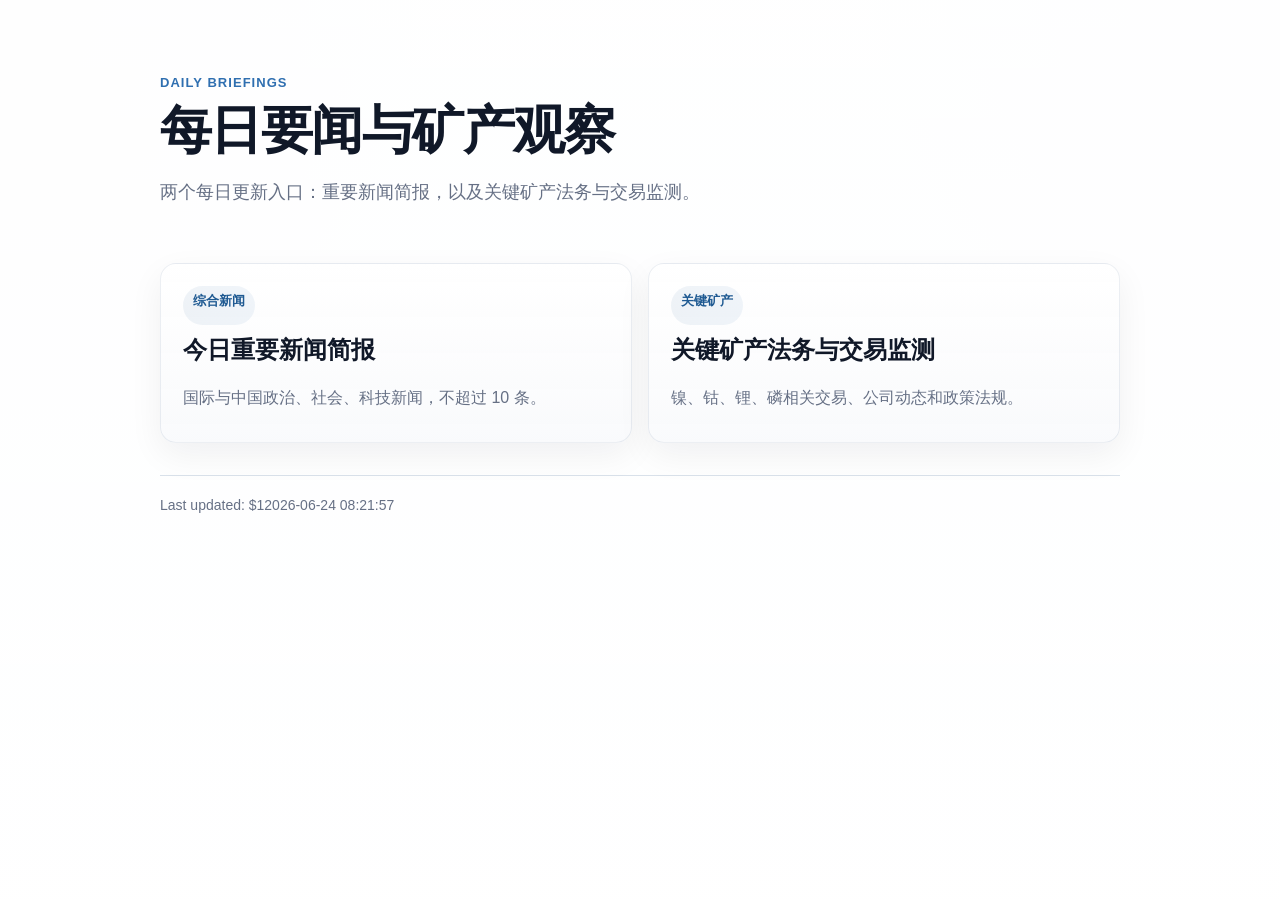
<file: index.html>
﻿<!doctype html>
<html lang="zh-CN">
<head>
  <meta charset="utf-8">
  <meta name="viewport" content="width=device-width, initial-scale=1">
  <title>每日要闻与矿产观察</title>
  <link rel="stylesheet" href="styles.css">
</head>
<body>
  <main class="page">
    <header class="hero">
      <p class="eyebrow">Daily Briefings</p>
      <h1>每日要闻与矿产观察</h1>
      <p class="subtitle">两个每日更新入口：重要新闻简报，以及关键矿产法务与交易监测。</p>
    </header>

    <section class="link-grid" aria-label="每日简报入口">
      <a class="brief-link" href="news.html">
        <span class="tag">综合新闻</span>
        <strong>今日重要新闻简报</strong>
        <span>国际与中国政治、社会、科技新闻，不超过 10 条。</span>
      </a>

      <a class="brief-link" href="minerals.html">
        <span class="tag">关键矿产</span>
        <strong>关键矿产法务与交易监测</strong>
        <span>镍、钴、锂、磷相关交易、公司动态和政策法规。</span>
      </a>
    </section>

    <footer class="footer">
      <span>Last updated: $12026-06-24 08:21:57</time></span>
    </footer>
  </main>
</body>
</html>
</file>
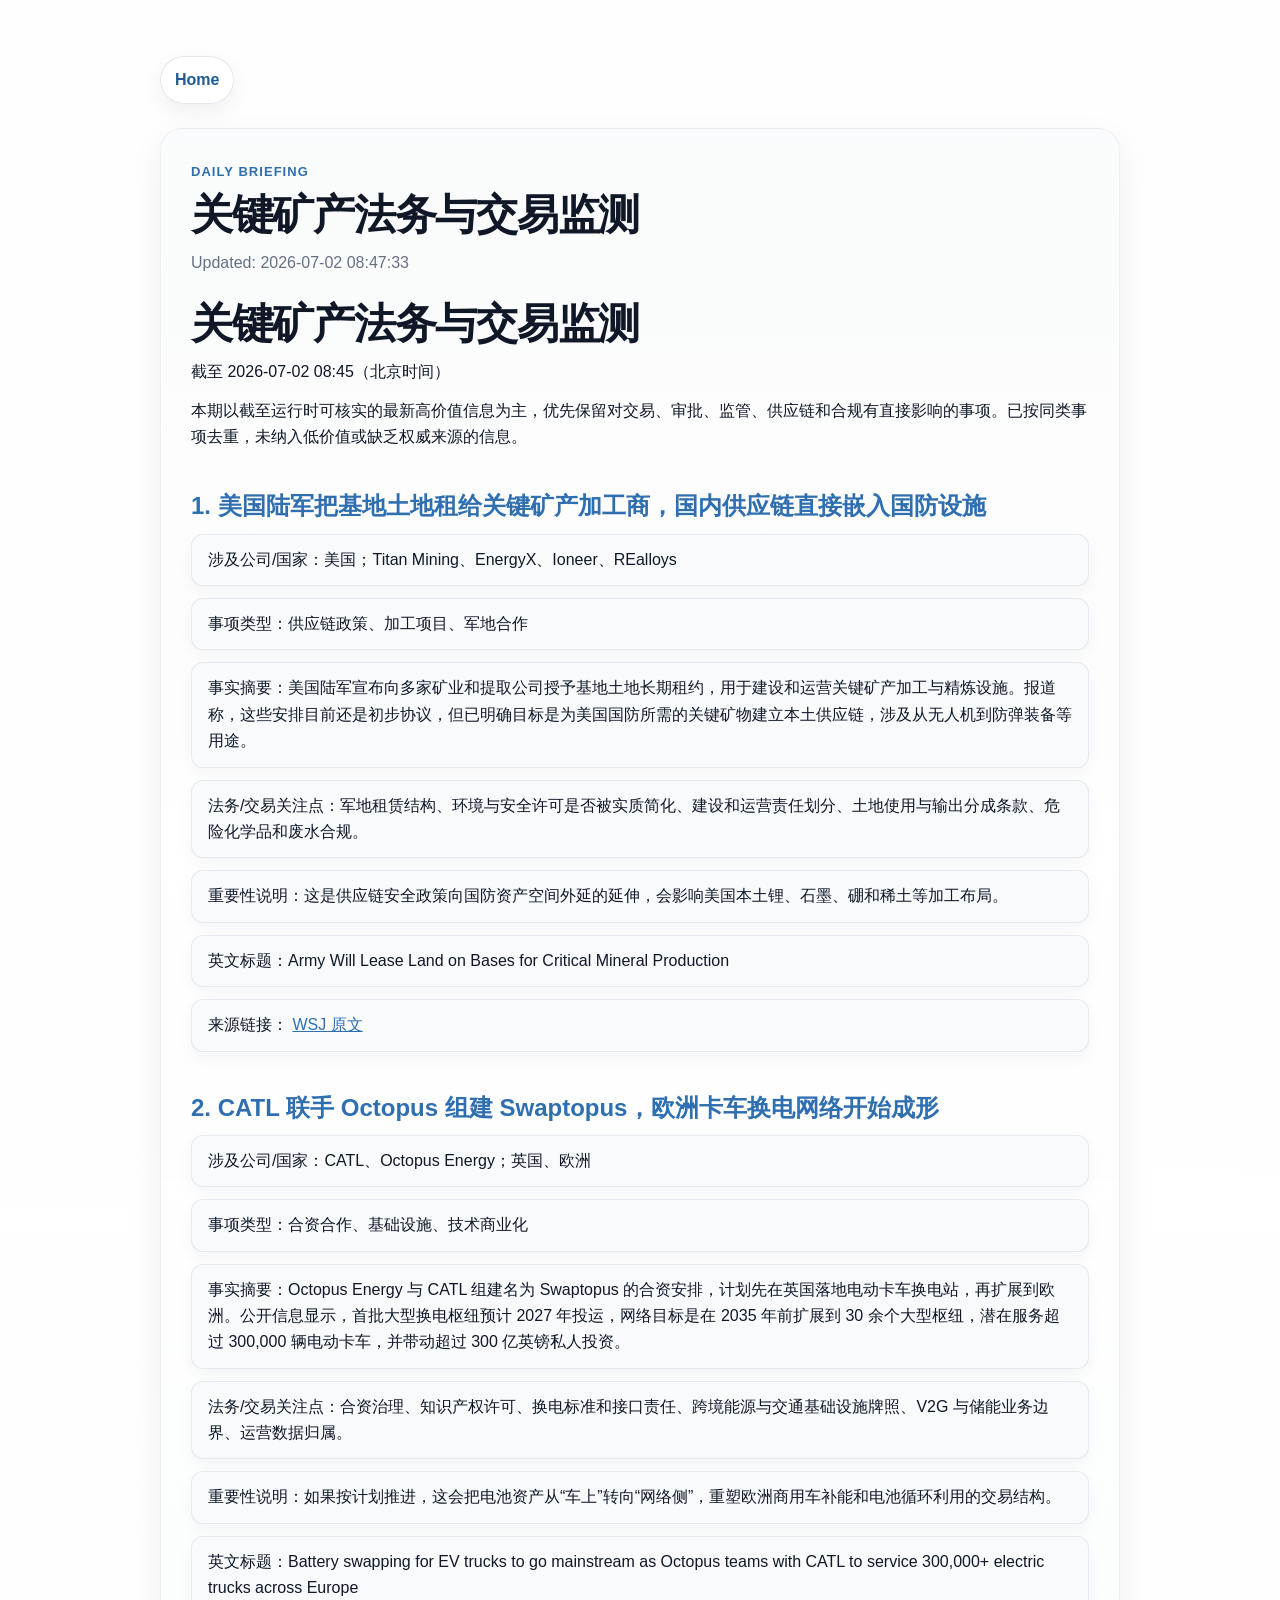
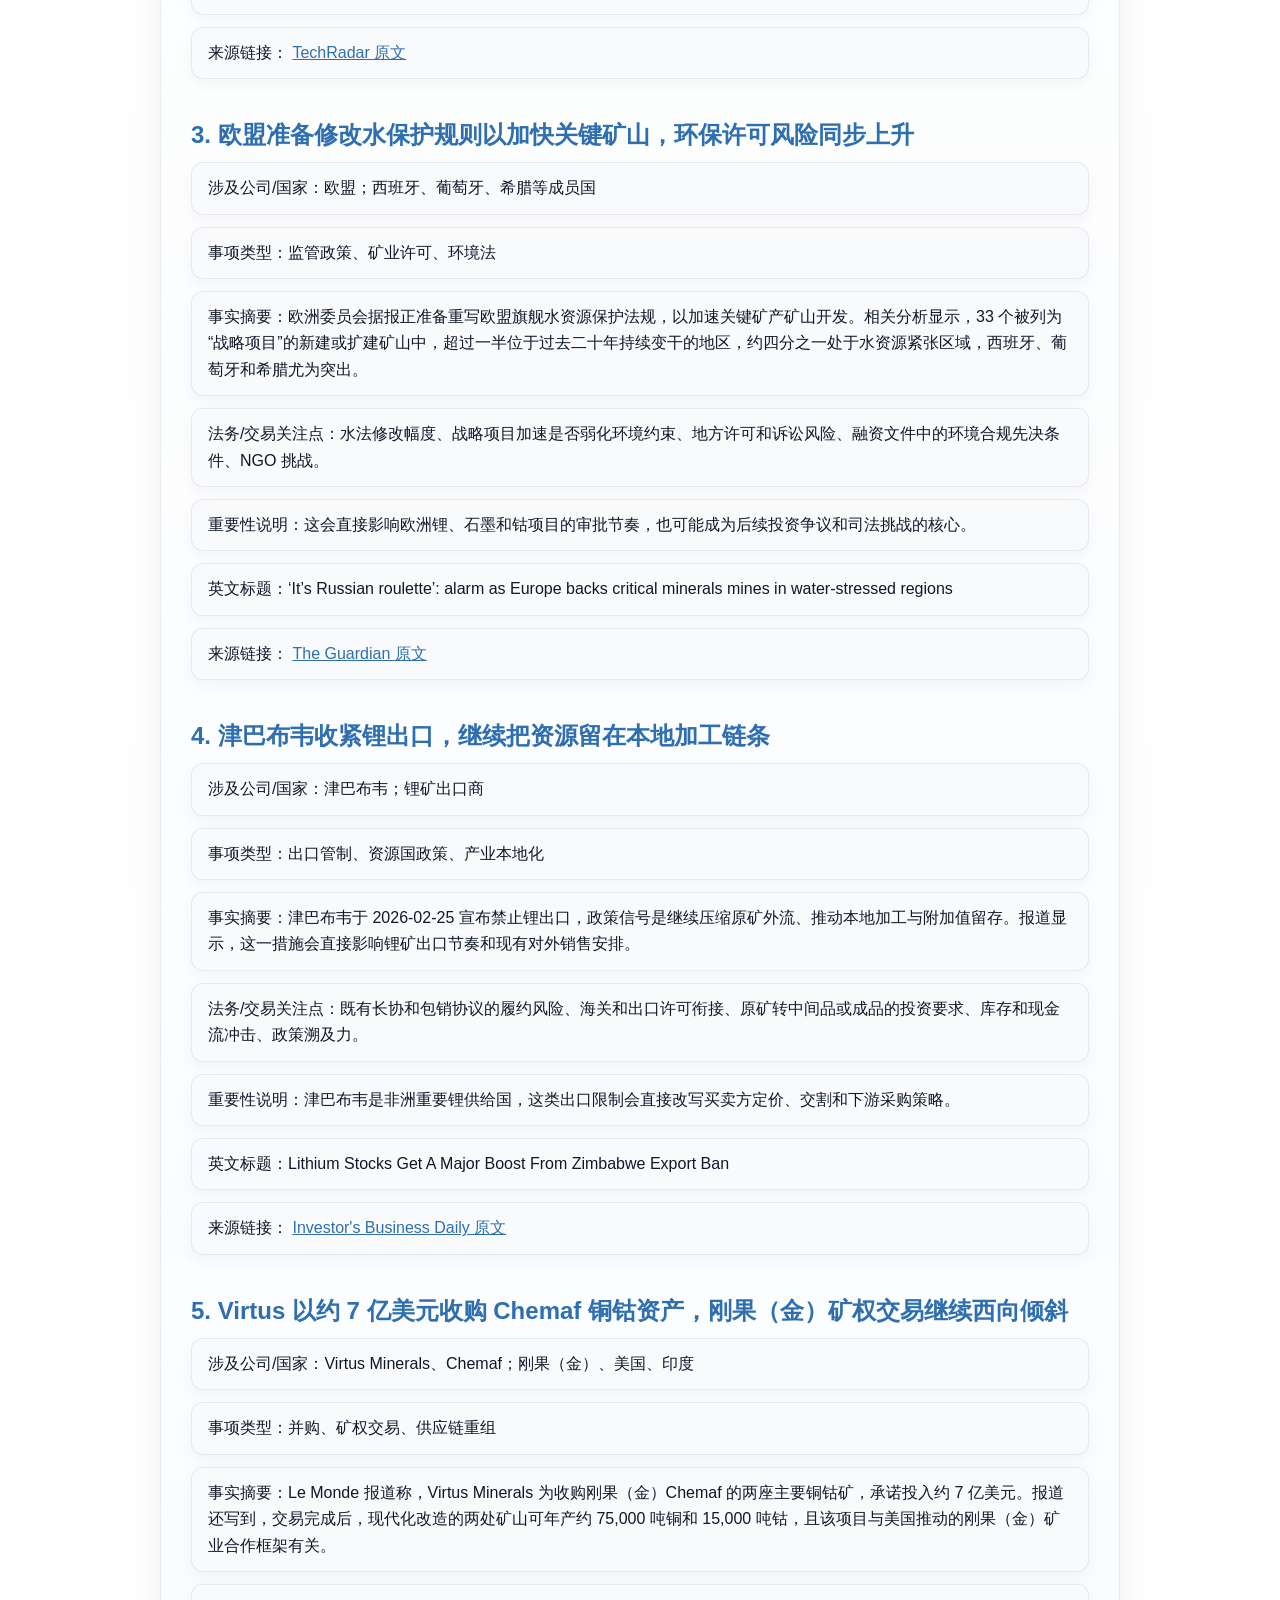
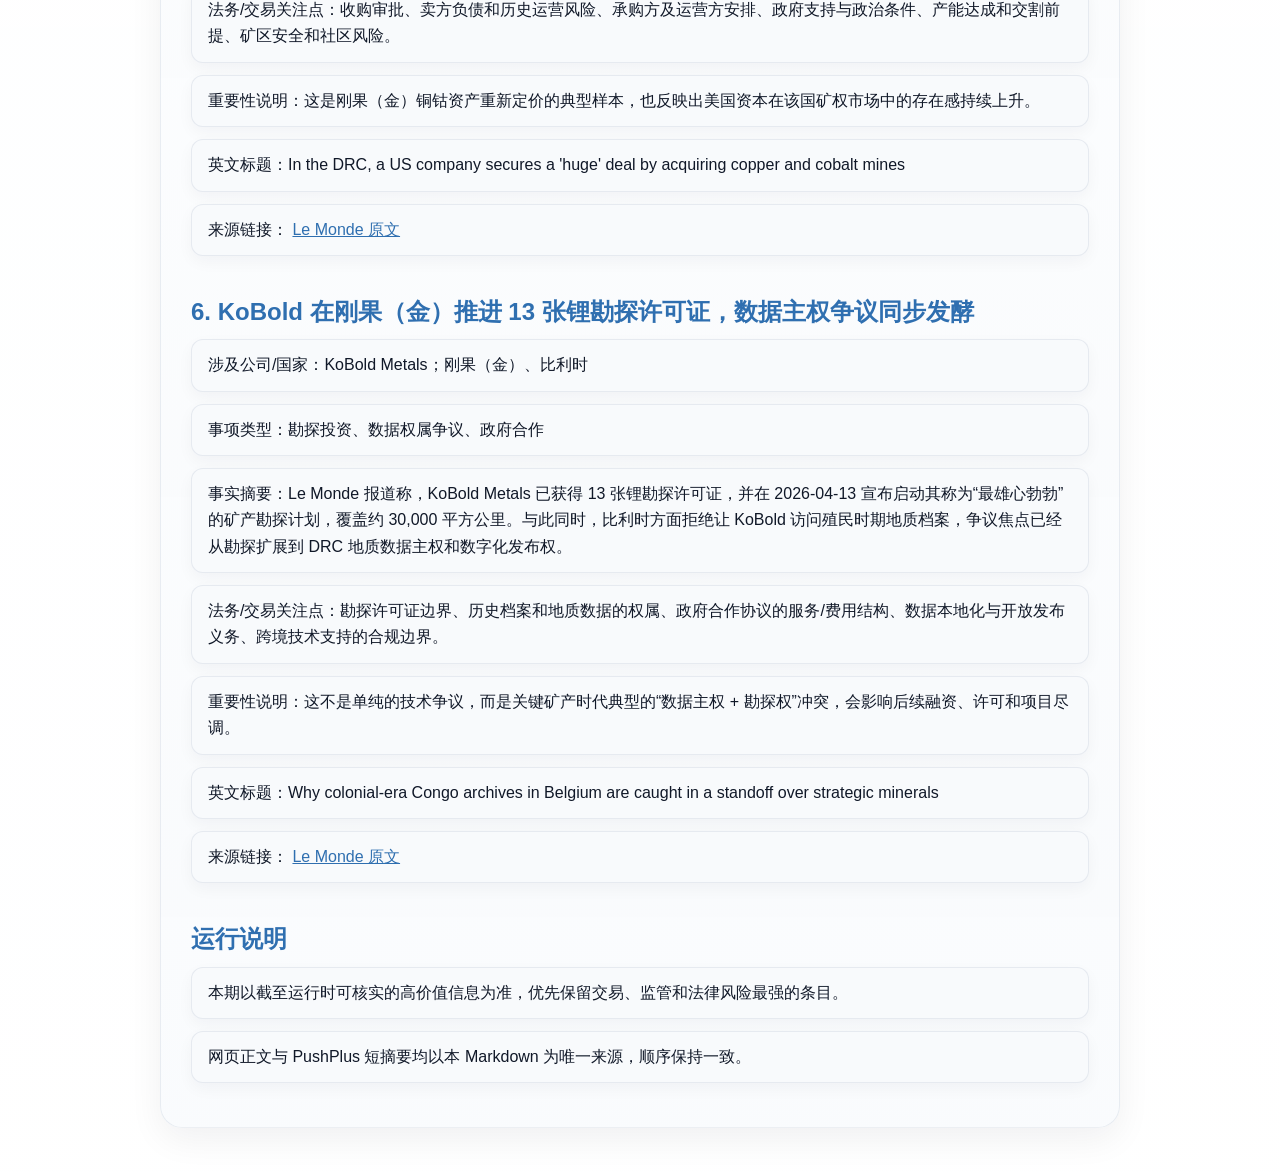
<file: minerals.html>
﻿<!doctype html>
<html lang="zh-CN">
<head>
  <meta charset="utf-8">
  <meta name="viewport" content="width=device-width, initial-scale=1">
  <title>关键矿产法务与交易监测</title>
  <link rel="stylesheet" href="styles.css">
</head>
<body>
  <main class="page article-page">
    <nav class="top-nav"><a href="index.html">Home</a></nav>
    <article class="article">
      <p class="eyebrow">Daily Briefing</p>
      <h1>关键矿产法务与交易监测</h1>
      <p class="meta">Updated: 2026-07-02 08:47:33</p>
      <div class="briefing-body">
<h1>关键矿产法务与交易监测</h1>
<p>截至 2026-07-02 08:45（北京时间）</p>
<p>本期以截至运行时可核实的最新高价值信息为主，优先保留对交易、审批、监管、供应链和合规有直接影响的事项。已按同类事项去重，未纳入低价值或缺乏权威来源的信息。</p>
<h2>1. 美国陆军把基地土地租给关键矿产加工商，国内供应链直接嵌入国防设施</h2>
<p class="bullet">涉及公司/国家：美国；Titan Mining、EnergyX、Ioneer、REalloys</p>
<p class="bullet">事项类型：供应链政策、加工项目、军地合作</p>
<p class="bullet">事实摘要：美国陆军宣布向多家矿业和提取公司授予基地土地长期租约，用于建设和运营关键矿产加工与精炼设施。报道称，这些安排目前还是初步协议，但已明确目标是为美国国防所需的关键矿物建立本土供应链，涉及从无人机到防弹装备等用途。</p>
<p class="bullet">法务/交易关注点：军地租赁结构、环境与安全许可是否被实质简化、建设和运营责任划分、土地使用与输出分成条款、危险化学品和废水合规。</p>
<p class="bullet">重要性说明：这是供应链安全政策向国防资产空间外延的延伸，会影响美国本土锂、石墨、硼和稀土等加工布局。</p>
<p class="bullet">英文标题：Army Will Lease Land on Bases for Critical Mineral Production</p>
<p class="bullet">来源链接： <a href="https://www.wsj.com/politics/national-security/army-will-lease-land-on-bases-for-critical-mineral-production-e714d576">WSJ 原文</a></p>
<h2>2. CATL 联手 Octopus 组建 Swaptopus，欧洲卡车换电网络开始成形</h2>
<p class="bullet">涉及公司/国家：CATL、Octopus Energy；英国、欧洲</p>
<p class="bullet">事项类型：合资合作、基础设施、技术商业化</p>
<p class="bullet">事实摘要：Octopus Energy 与 CATL 组建名为 Swaptopus 的合资安排，计划先在英国落地电动卡车换电站，再扩展到欧洲。公开信息显示，首批大型换电枢纽预计 2027 年投运，网络目标是在 2035 年前扩展到 30 余个大型枢纽，潜在服务超过 300,000 辆电动卡车，并带动超过 300 亿英镑私人投资。</p>
<p class="bullet">法务/交易关注点：合资治理、知识产权许可、换电标准和接口责任、跨境能源与交通基础设施牌照、V2G 与储能业务边界、运营数据归属。</p>
<p class="bullet">重要性说明：如果按计划推进，这会把电池资产从“车上”转向“网络侧”，重塑欧洲商用车补能和电池循环利用的交易结构。</p>
<p class="bullet">英文标题：Battery swapping for EV trucks to go mainstream as Octopus teams with CATL to service 300,000+ electric trucks across Europe</p>
<p class="bullet">来源链接： <a href="https://www.techradar.com/pro/battery-swapping-for-ev-trucks-to-go-mainstream-as-octopus-teams-with-catl-to-service-300-000-electric-trucks-across-europe">TechRadar 原文</a></p>
<h2>3. 欧盟准备修改水保护规则以加快关键矿山，环保许可风险同步上升</h2>
<p class="bullet">涉及公司/国家：欧盟；西班牙、葡萄牙、希腊等成员国</p>
<p class="bullet">事项类型：监管政策、矿业许可、环境法</p>
<p class="bullet">事实摘要：欧洲委员会据报正准备重写欧盟旗舰水资源保护法规，以加速关键矿产矿山开发。相关分析显示，33 个被列为“战略项目”的新建或扩建矿山中，超过一半位于过去二十年持续变干的地区，约四分之一处于水资源紧张区域，西班牙、葡萄牙和希腊尤为突出。</p>
<p class="bullet">法务/交易关注点：水法修改幅度、战略项目加速是否弱化环境约束、地方许可和诉讼风险、融资文件中的环境合规先决条件、NGO 挑战。</p>
<p class="bullet">重要性说明：这会直接影响欧洲锂、石墨和钴项目的审批节奏，也可能成为后续投资争议和司法挑战的核心。</p>
<p class="bullet">英文标题：‘It’s Russian roulette’: alarm as Europe backs critical minerals mines in water-stressed regions</p>
<p class="bullet">来源链接： <a href="https://www.theguardian.com/environment/2026/jun/20/europe-backs-critical-minerals-mines-water-stressed-regions">The Guardian 原文</a></p>
<h2>4. 津巴布韦收紧锂出口，继续把资源留在本地加工链条</h2>
<p class="bullet">涉及公司/国家：津巴布韦；锂矿出口商</p>
<p class="bullet">事项类型：出口管制、资源国政策、产业本地化</p>
<p class="bullet">事实摘要：津巴布韦于 2026-02-25 宣布禁止锂出口，政策信号是继续压缩原矿外流、推动本地加工与附加值留存。报道显示，这一措施会直接影响锂矿出口节奏和现有对外销售安排。</p>
<p class="bullet">法务/交易关注点：既有长协和包销协议的履约风险、海关和出口许可衔接、原矿转中间品或成品的投资要求、库存和现金流冲击、政策溯及力。</p>
<p class="bullet">重要性说明：津巴布韦是非洲重要锂供给国，这类出口限制会直接改写买卖方定价、交割和下游采购策略。</p>
<p class="bullet">英文标题：Lithium Stocks Get A Major Boost From Zimbabwe Export Ban</p>
<p class="bullet">来源链接： <a href="https://www.investors.com/news/lithium-2/">Investor&#39;s Business Daily 原文</a></p>
<h2>5. Virtus 以约 7 亿美元收购 Chemaf 铜钴资产，刚果（金）矿权交易继续西向倾斜</h2>
<p class="bullet">涉及公司/国家：Virtus Minerals、Chemaf；刚果（金）、美国、印度</p>
<p class="bullet">事项类型：并购、矿权交易、供应链重组</p>
<p class="bullet">事实摘要：Le Monde 报道称，Virtus Minerals 为收购刚果（金）Chemaf 的两座主要铜钴矿，承诺投入约 7 亿美元。报道还写到，交易完成后，现代化改造的两处矿山可年产约 75,000 吨铜和 15,000 吨钴，且该项目与美国推动的刚果（金）矿业合作框架有关。</p>
<p class="bullet">法务/交易关注点：收购审批、卖方负债和历史运营风险、承购方及运营方安排、政府支持与政治条件、产能达成和交割前提、矿区安全和社区风险。</p>
<p class="bullet">重要性说明：这是刚果（金）铜钴资产重新定价的典型样本，也反映出美国资本在该国矿权市场中的存在感持续上升。</p>
<p class="bullet">英文标题：In the DRC, a US company secures a &#39;huge&#39; deal by acquiring copper and cobalt mines</p>
<p class="bullet">来源链接： <a href="https://www.lemonde.fr/en/le-monde-africa/article/2026/04/04/in-the-democratic-republic-of-congo-a-us-company-secures-a-huge-deal-by-acquiring-copper-and-cobalt-mines_6752101_124.html">Le Monde 原文</a></p>
<h2>6. KoBold 在刚果（金）推进 13 张锂勘探许可证，数据主权争议同步发酵</h2>
<p class="bullet">涉及公司/国家：KoBold Metals；刚果（金）、比利时</p>
<p class="bullet">事项类型：勘探投资、数据权属争议、政府合作</p>
<p class="bullet">事实摘要：Le Monde 报道称，KoBold Metals 已获得 13 张锂勘探许可证，并在 2026-04-13 宣布启动其称为“最雄心勃勃”的矿产勘探计划，覆盖约 30,000 平方公里。与此同时，比利时方面拒绝让 KoBold 访问殖民时期地质档案，争议焦点已经从勘探扩展到 DRC 地质数据主权和数字化发布权。</p>
<p class="bullet">法务/交易关注点：勘探许可证边界、历史档案和地质数据的权属、政府合作协议的服务/费用结构、数据本地化与开放发布义务、跨境技术支持的合规边界。</p>
<p class="bullet">重要性说明：这不是单纯的技术争议，而是关键矿产时代典型的“数据主权 + 勘探权”冲突，会影响后续融资、许可和项目尽调。</p>
<p class="bullet">英文标题：Why colonial-era Congo archives in Belgium are caught in a standoff over strategic minerals</p>
<p class="bullet">来源链接： <a href="https://www.lemonde.fr/en/economy/article/2026/04/22/why-colonial-era-congo-archives-in-belgium-are-caught-in-a-standoff-over-strategic-minerals_6752691_19.html">Le Monde 原文</a></p>
<h2>运行说明</h2>
<p class="bullet">本期以截至运行时可核实的高价值信息为准，优先保留交易、监管和法律风险最强的条目。</p>
<p class="bullet">网页正文与 PushPlus 短摘要均以本 Markdown 为唯一来源，顺序保持一致。</p>
      </div>
    </article>
  </main>
</body>
</html>
</file>
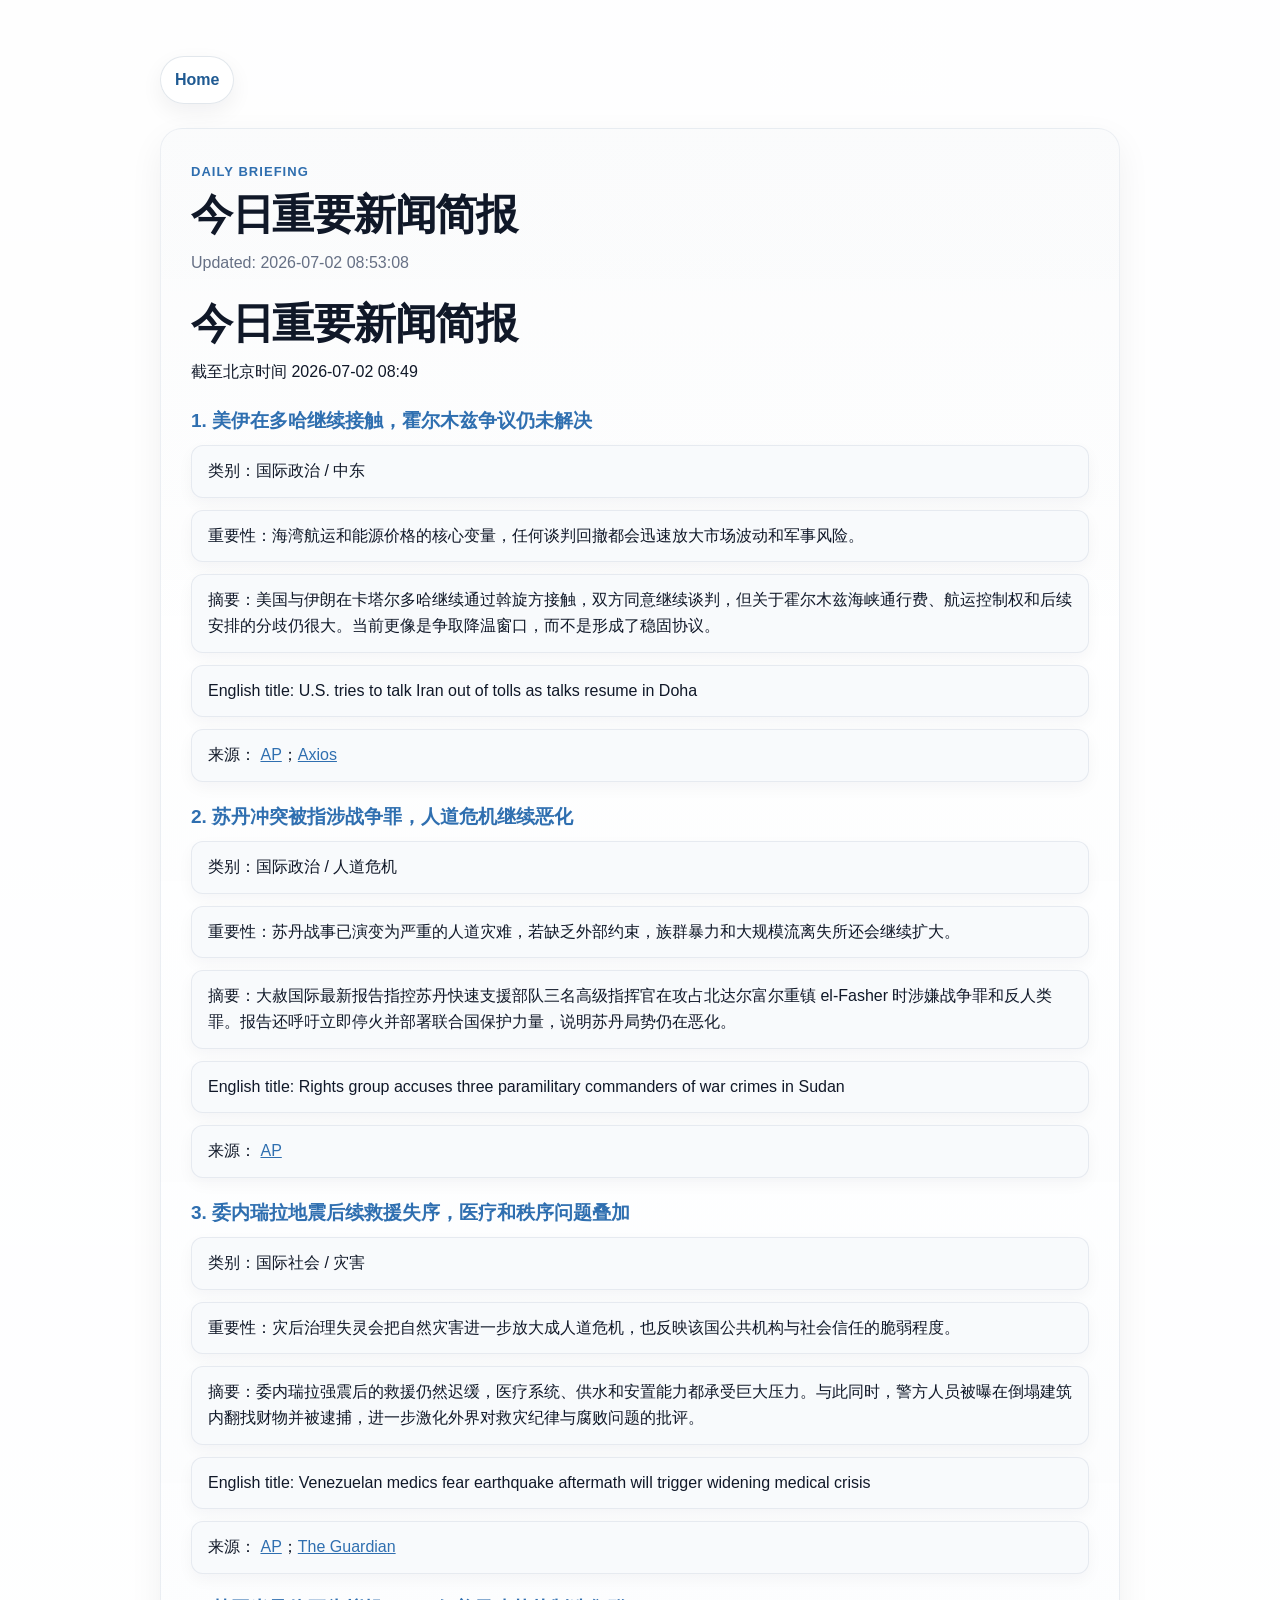
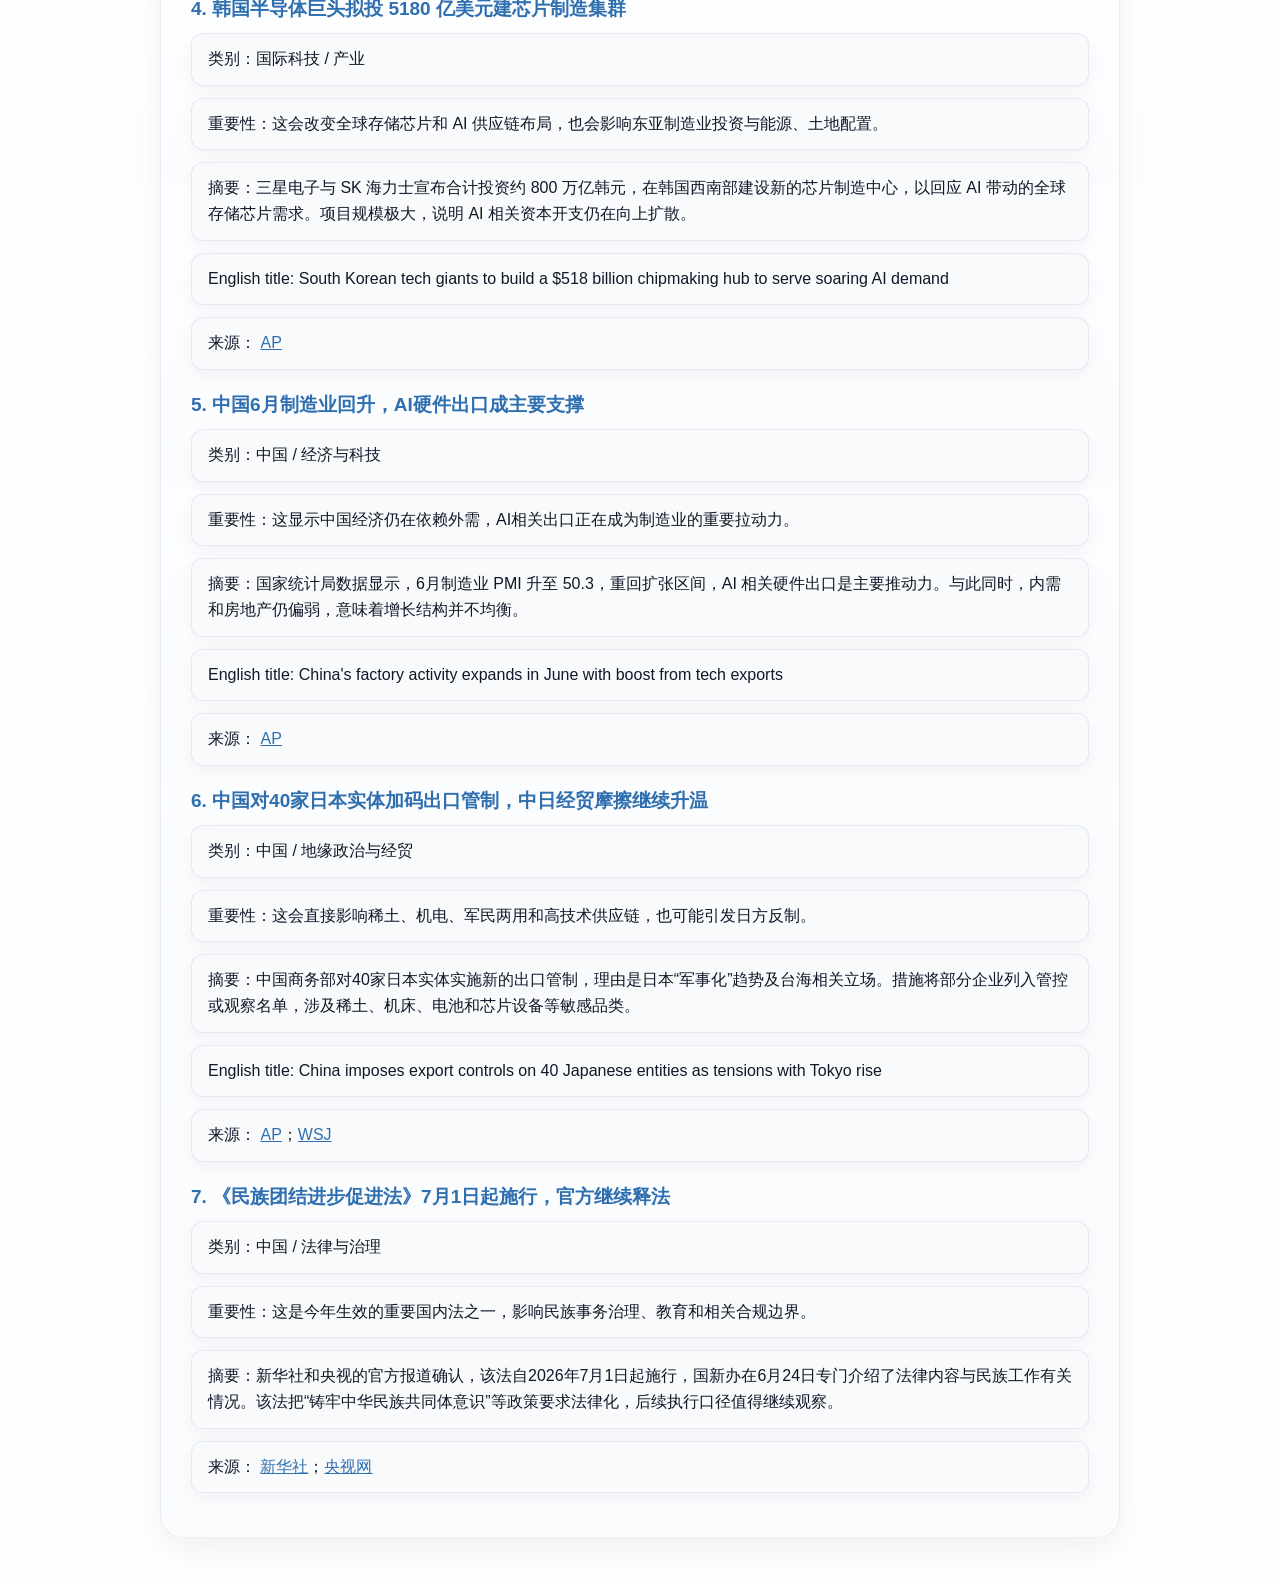
<file: news.html>
﻿<!doctype html>
<html lang="zh-CN">
<head>
  <meta charset="utf-8">
  <meta name="viewport" content="width=device-width, initial-scale=1">
  <title>今日重要新闻简报</title>
  <link rel="stylesheet" href="styles.css">
</head>
<body>
  <main class="page article-page">
    <nav class="top-nav"><a href="index.html">Home</a></nav>
    <article class="article">
      <p class="eyebrow">Daily Briefing</p>
      <h1>今日重要新闻简报</h1>
      <p class="meta">Updated: 2026-07-02 08:53:08</p>
      <div class="briefing-body">
<h1>今日重要新闻简报</h1>
<p>截至北京时间 2026-07-02 08:49</p>
<h3>1. 美伊在多哈继续接触，霍尔木兹争议仍未解决</h3>
<p class="bullet">类别：国际政治 / 中东</p>
<p class="bullet">重要性：海湾航运和能源价格的核心变量，任何谈判回撤都会迅速放大市场波动和军事风险。</p>
<p class="bullet">摘要：美国与伊朗在卡塔尔多哈继续通过斡旋方接触，双方同意继续谈判，但关于霍尔木兹海峡通行费、航运控制权和后续安排的分歧仍很大。当前更像是争取降温窗口，而不是形成了稳固协议。</p>
<p class="bullet">English title: U.S. tries to talk Iran out of tolls as talks resume in Doha</p>
<p class="bullet">来源： <a href="https://apnews.com/article/de0729197bc7b9d3ee9e543d94c18fbe">AP</a>；<a href="https://www.axios.com/2026/07/01/iran-talks-doha-tolls-strait-hormuz">Axios</a></p>
<h3>2. 苏丹冲突被指涉战争罪，人道危机继续恶化</h3>
<p class="bullet">类别：国际政治 / 人道危机</p>
<p class="bullet">重要性：苏丹战事已演变为严重的人道灾难，若缺乏外部约束，族群暴力和大规模流离失所还会继续扩大。</p>
<p class="bullet">摘要：大赦国际最新报告指控苏丹快速支援部队三名高级指挥官在攻占北达尔富尔重镇 el-Fasher 时涉嫌战争罪和反人类罪。报告还呼吁立即停火并部署联合国保护力量，说明苏丹局势仍在恶化。</p>
<p class="bullet">English title: Rights group accuses three paramilitary commanders of war crimes in Sudan</p>
<p class="bullet">来源： <a href="https://apnews.com/article/30122bdf7720f79c5e8d70dc19196856">AP</a></p>
<h3>3. 委内瑞拉地震后续救援失序，医疗和秩序问题叠加</h3>
<p class="bullet">类别：国际社会 / 灾害</p>
<p class="bullet">重要性：灾后治理失灵会把自然灾害进一步放大成人道危机，也反映该国公共机构与社会信任的脆弱程度。</p>
<p class="bullet">摘要：委内瑞拉强震后的救援仍然迟缓，医疗系统、供水和安置能力都承受巨大压力。与此同时，警方人员被曝在倒塌建筑内翻找财物并被逮捕，进一步激化外界对救灾纪律与腐败问题的批评。</p>
<p class="bullet">English title: Venezuelan medics fear earthquake aftermath will trigger widening medical crisis</p>
<p class="bullet">来源： <a href="https://apnews.com/article/5ec41e4448a2d6ef7dba909c952ce821">AP</a>；<a href="https://www.theguardian.com/world/2026/jul/01/venezuela-police-officers-arrested-alleged-looting-after-earthquakes">The Guardian</a></p>
<h3>4. 韩国半导体巨头拟投 5180 亿美元建芯片制造集群</h3>
<p class="bullet">类别：国际科技 / 产业</p>
<p class="bullet">重要性：这会改变全球存储芯片和 AI 供应链布局，也会影响东亚制造业投资与能源、土地配置。</p>
<p class="bullet">摘要：三星电子与 SK 海力士宣布合计投资约 800 万亿韩元，在韩国西南部建设新的芯片制造中心，以回应 AI 带动的全球存储芯片需求。项目规模极大，说明 AI 相关资本开支仍在向上扩散。</p>
<p class="bullet">English title: South Korean tech giants to build a $518 billion chipmaking hub to serve soaring AI demand</p>
<p class="bullet">来源： <a href="https://apnews.com/article/22352d95c7a821c5f4548b2d1a4ebde8">AP</a></p>
<h3>5. 中国6月制造业回升，AI硬件出口成主要支撑</h3>
<p class="bullet">类别：中国 / 经济与科技</p>
<p class="bullet">重要性：这显示中国经济仍在依赖外需，AI相关出口正在成为制造业的重要拉动力。</p>
<p class="bullet">摘要：国家统计局数据显示，6月制造业 PMI 升至 50.3，重回扩张区间，AI 相关硬件出口是主要推动力。与此同时，内需和房地产仍偏弱，意味着增长结构并不均衡。</p>
<p class="bullet">English title: China&#39;s factory activity expands in June with boost from tech exports</p>
<p class="bullet">来源： <a href="https://apnews.com/article/39fd69ecc346364bb9f5c848d992d802">AP</a></p>
<h3>6. 中国对40家日本实体加码出口管制，中日经贸摩擦继续升温</h3>
<p class="bullet">类别：中国 / 地缘政治与经贸</p>
<p class="bullet">重要性：这会直接影响稀土、机电、军民两用和高技术供应链，也可能引发日方反制。</p>
<p class="bullet">摘要：中国商务部对40家日本实体实施新的出口管制，理由是日本“军事化”趋势及台海相关立场。措施将部分企业列入管控或观察名单，涉及稀土、机床、电池和芯片设备等敏感品类。</p>
<p class="bullet">English title: China imposes export controls on 40 Japanese entities as tensions with Tokyo rise</p>
<p class="bullet">来源： <a href="https://apnews.com/article/1c9241dcd05560f1076a58b5953d99b5">AP</a>；<a href="https://www.wsj.com/livecoverage/stock-market-today-dow-sp-500-nasdaq-06-29-2026/card/china-hits-dozens-of-japanese-companies-with-trade-restrictions-gaAfzpajuvG5kzeBRvCl">WSJ</a></p>
<h3>7. 《民族团结进步促进法》7月1日起施行，官方继续释法</h3>
<p class="bullet">类别：中国 / 法律与治理</p>
<p class="bullet">重要性：这是今年生效的重要国内法之一，影响民族事务治理、教育和相关合规边界。</p>
<p class="bullet">摘要：新华社和央视的官方报道确认，该法自2026年7月1日起施行，国新办在6月24日专门介绍了法律内容与民族工作有关情况。该法把“铸牢中华民族共同体意识”等政策要求法律化，后续执行口径值得继续观察。</p>
<p class="bullet">来源： <a href="https://www.news.cn/20260313/ee8431a266e14fb88af0463b255fecc9/c.html">新华社</a>；<a href="https://news.cctv.com/2026/06/24/ARTIApb8A8QdywVFBZL6XPiZ260624.shtml">央视网</a></p>
      </div>
    </article>
  </main>
</body>
</html>
</file>
<file: styles.css>
:root {
  color-scheme: light;
  --bg: #f7f8fa;
  --bg-2: #f3f5f8;
  --bg-3: #fcfdfe;
  --text: #101828;
  --muted: #667085;
  --line: #d9e1ea;
  --card: #ffffff;
  --card-soft: #f8fafc;
  --accent: #1f5a92;
  --accent-2: #2f6fb0;
  --accent-soft: rgba(31, 90, 146, 0.07);
  --accent-soft-2: rgba(47, 111, 176, 0.07);
  --shadow: 0 12px 34px rgba(16, 24, 40, 0.06);
}

* {
  box-sizing: border-box;
}

html {
  background:
    radial-gradient(circle at top left, rgba(18, 58, 99, 0.05), transparent 28%),
    radial-gradient(circle at top right, rgba(31, 90, 146, 0.04), transparent 28%),
    linear-gradient(180deg, var(--bg-2) 0%, var(--bg) 45%, var(--bg-3) 100%);
}

body {
  margin: 0;
  min-height: 100vh;
  background:
    linear-gradient(180deg, rgba(255, 255, 255, 0.96) 0%, rgba(255, 255, 255, 0.88) 100%);
  color: var(--text);
  font-family: Inter, -apple-system, BlinkMacSystemFont, "Segoe UI", "PingFang SC", "Microsoft YaHei", sans-serif;
  line-height: 1.65;
}

a {
  color: inherit;
}

.page {
  width: min(960px, calc(100% - 32px));
  margin: 0 auto;
  padding: 56px 0 44px;
}

.hero {
  padding: 16px 0 28px;
}

.eyebrow {
  margin: 0 0 8px;
  color: var(--accent-2);
  font-size: 13px;
  font-weight: 700;
  letter-spacing: .08em;
  text-transform: uppercase;
}

h1 {
  margin: 0;
  font-size: clamp(32px, 5vw, 52px);
  line-height: 1.12;
  letter-spacing: -0.03em;
}

.subtitle {
  max-width: 680px;
  margin: 18px 0 0;
  color: var(--muted);
  font-size: 18px;
}

.link-grid {
  display: grid;
  grid-template-columns: repeat(2, minmax(0, 1fr));
  gap: 16px;
  margin-top: 28px;
}

.brief-link {
  display: grid;
  gap: 10px;
  padding: 22px;
  min-height: 180px;
  background: linear-gradient(180deg, rgba(255, 255, 255, 0.98) 0%, rgba(249, 250, 252, 0.96) 100%);
  border: 1px solid rgba(18, 58, 99, 0.08);
  border-radius: 16px;
  box-shadow: var(--shadow);
  text-decoration: none;
  transition: transform 180ms ease, box-shadow 180ms ease, border-color 180ms ease;
}

.brief-link:hover {
  border-color: rgba(18, 58, 99, 0.16);
  box-shadow: 0 16px 34px rgba(16, 24, 40, 0.08);
  transform: translateY(-2px);
}

.brief-link strong {
  display: block;
  font-size: 24px;
  line-height: 1.25;
}

.brief-link span:last-child {
  color: var(--muted);
}

.tag {
  width: fit-content;
  padding: 4px 10px;
  border-radius: 999px;
  background: linear-gradient(90deg, var(--accent-soft), var(--accent-soft-2));
  color: var(--accent);
  font-size: 13px;
  font-weight: 700;
}

.footer {
  margin-top: 32px;
  padding-top: 18px;
  border-top: 1px solid var(--line);
  color: var(--muted);
  font-size: 14px;
}

.top-nav {
  margin-bottom: 24px;
}

.top-nav a {
  display: inline-flex;
  align-items: center;
  gap: 8px;
  padding: 10px 14px;
  color: var(--accent);
  text-decoration: none;
  font-weight: 700;
  border: 1px solid rgba(18, 58, 99, 0.12);
  border-radius: 999px;
  background: rgba(255, 255, 255, 0.84);
  box-shadow: 0 8px 22px rgba(17, 24, 39, 0.06);
}

.article {
  position: relative;
  padding: 32px 30px;
  background: linear-gradient(180deg, rgba(255, 255, 255, 0.98) 0%, rgba(249, 251, 253, 0.94) 100%);
  border: 1px solid rgba(18, 58, 99, 0.08);
  border-radius: 22px;
  box-shadow: var(--shadow);
  overflow: hidden;
}

.article::before {
  content: "";
  position: absolute;
  inset: 0;
  background:
    linear-gradient(180deg, rgba(18, 58, 99, 0.02), transparent 18%);
  pointer-events: none;
}

.article h1 {
  font-size: clamp(28px, 4vw, 42px);
  position: relative;
  z-index: 1;
}

.meta {
  margin: 12px 0 24px;
  color: var(--muted);
  position: relative;
  z-index: 1;
}

.placeholder {
  padding: 18px;
  border: 1px dashed var(--line);
  border-radius: 8px;
  color: var(--muted);
}

.briefing-body h2 {
  margin: 28px 0 12px;
  padding-top: 12px;
  font-size: 24px;
  line-height: 1.3;
  color: var(--accent-2);
  position: relative;
  z-index: 1;
}

.briefing-body h3 {
  margin: 22px 0 10px;
  font-size: 19px;
  line-height: 1.35;
  color: var(--accent-2);
  position: relative;
  z-index: 1;
}

.briefing-body p {
  margin: 12px 0;
  position: relative;
  z-index: 1;
}

.briefing-body a {
  color: #2f6fb0;
  overflow-wrap: anywhere;
}

.briefing-body hr {
  margin: 28px 0;
  border: 0;
  border-top: 1px solid rgba(79, 94, 138, 0.16);
  position: relative;
  z-index: 1;
}

.bullet {
  padding: 12px 14px 12px 16px;
  border-left: 4px solid rgba(18, 58, 99, 0.24);
  background: var(--card-soft);
  border: 1px solid rgba(18, 58, 99, 0.08);
  border-radius: 12px;
  box-shadow: 0 6px 16px rgba(17, 24, 39, 0.04);
}

.field-label {
  font-weight: 700;
  color: #1f3f66;
}

.briefing-body strong {
  color: #0f2942;
}

@media (max-width: 720px) {
  .page {
    width: min(100% - 24px, 960px);
    padding-top: 32px;
  }

  .link-grid {
    grid-template-columns: 1fr;
  }

  .article {
    padding: 24px 18px;
    border-radius: 18px;
  }

  .brief-link {
    border-radius: 14px;
  }

  .briefing-body h2 {
    font-size: 22px;
  }

  .briefing-body h3 {
    font-size: 18px;
  }
}
</file>
